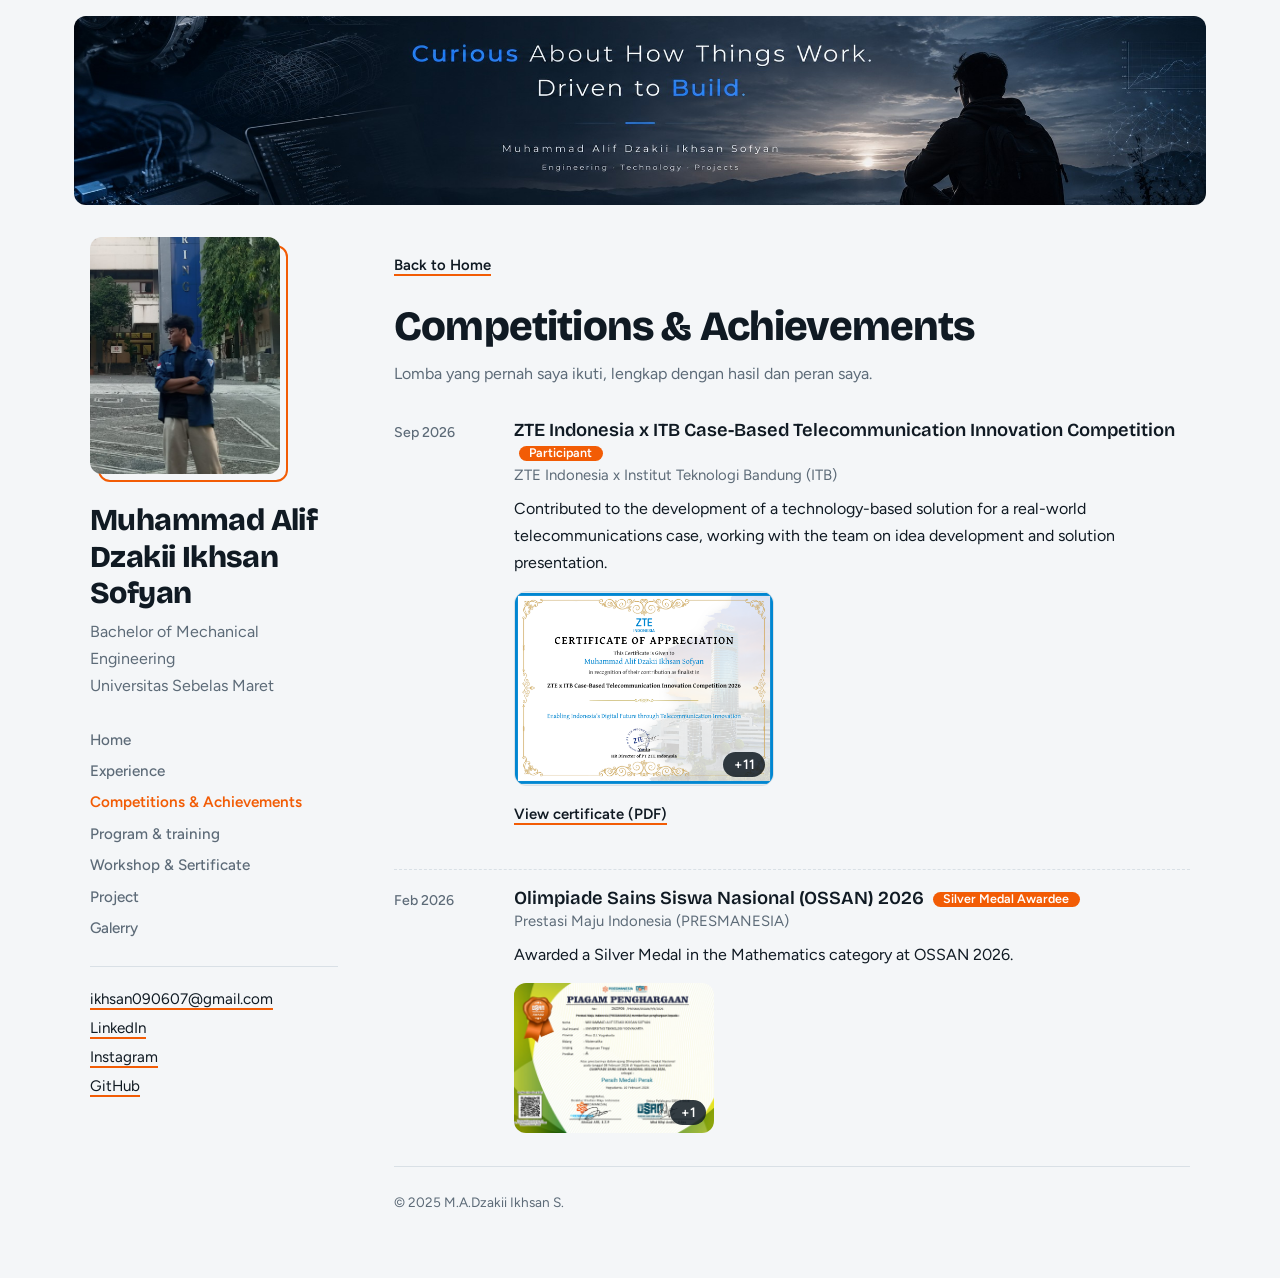
<file: competition.html>
<!DOCTYPE html>
<html lang="id">
<head>
  <meta charset="UTF-8">
  <meta name="viewport" content="width=device-width, initial-scale=1">
  <title>Contests and Achievements</title>
  <link rel="preconnect" href="https://fonts.googleapis.com">
  <link href="https://fonts.googleapis.com/css2?family=Bricolage+Grotesque:wght@600;800&family=Figtree:wght@400;500;600&display=swap" rel="stylesheet">
  <link rel="stylesheet" href="style.css">
</head>
<body data-judul="Lomba dan prestasi">
<div class="shell">

  <aside class="side" id="side"></aside>

  <main class="content">
    <a class="back" href="home.html">Back to Home</a>
    <h1 class="page-title">Competitions & Achievements</h1>
    <p class="page-intro">Lomba yang pernah saya ikuti, lengkap dengan hasil dan peran saya.</p>

    <article class="entry">
      <p class="when">Sep 2026</p>
      <div>
        <h3>ZTE Indonesia x ITB Case-Based Telecommunication Innovation Competition <span class="badge">Participant</span></h3>
        <p class="org">ZTE Indonesia x Institut Teknologi Bandung (ITB)</p>
        <p>Contributed to the development of a technology-based solution for a real-world telecommunications case, working with the team on idea development and solution presentation.</p>
        <div class="photos">
          <!-- Satu baris <img> = satu slide. Isi alt dengan keterangan slide, itu yang jadi caption -->
          <div class="album contain" data-judul="Pitch deck ZTE x ITB">
            <img src="Muhammad Alif Dzakii Ikhsan Sofyan.png" alt="Slide 1: Certificate">
            <img src="ZTE 1.jpeg" alt="Slide 2: Title and Team">
            <img src="ZTE 2.jpeg" alt="Slide 3: Problem Statement">
            <img src="ZTE 3.jpeg" alt="Slide 4: Solution n Architecture">
            <img src="ZTE 4.jpeg" alt="Slide 5: Value Proposition n Challenges">
            <img src="ZTE 5.jpeg" alt="Slide 6: Business Model">
            <img src="ZTE 6.jpeg" alt="Slide 7: Implementation Plan">
            <img src="ZTE 7.jpeg" alt="Slide 8: Impact n Scalability">
            <img src="ZTE 8.jpeg" alt="Slide 10: Conclusion">
            <img src="ZTE 9.jpeg" alt="Slide 11: Appendix">
            <img src="ZTE 10.jpeg" alt="Slide 12: Appendix">
            <img src="ZTE 11.jpeg" alt="Slide 13: Thank You">
          </div>
        </div>
        <p><a class="back" href="ZTEITB.pdf" target="_blank" rel="noopener">View certificate (PDF)</a></p
      </div>
    </article>

     <article class="entry">
      <p class="when">Feb 2026</p>
      <div>
        <h3>Olimpiade Sains Siswa Nasional (OSSAN) 2026 <span class="badge">Silver Medal Awardee</span></h3>
        <p class="org">Prestasi Maju Indonesia (PRESMANESIA)</p>
        <p>Awarded a Silver Medal in the Mathematics category at OSSAN 2026.</p>
        <div class="photos">
          <!-- Satu baris <img> = satu slide. Isi alt dengan keterangan slide, itu yang jadi caption -->
          <div class="album" data-judul="Dokumentasi lomba">
            <img src="Piagam.jpg" alt="Charter">
            <img src="Sertifikat OSSAN.jpg" alt="Active Participant">
          </div>
        </div>
      </div>
    </article>

    <footer class="footer"><p>&copy; 2025 M.A.Dzakii Ikhsan S.</p></footer>
  </main>

</div>
<script src="script.js"></script>
</body>
</html>
</file>
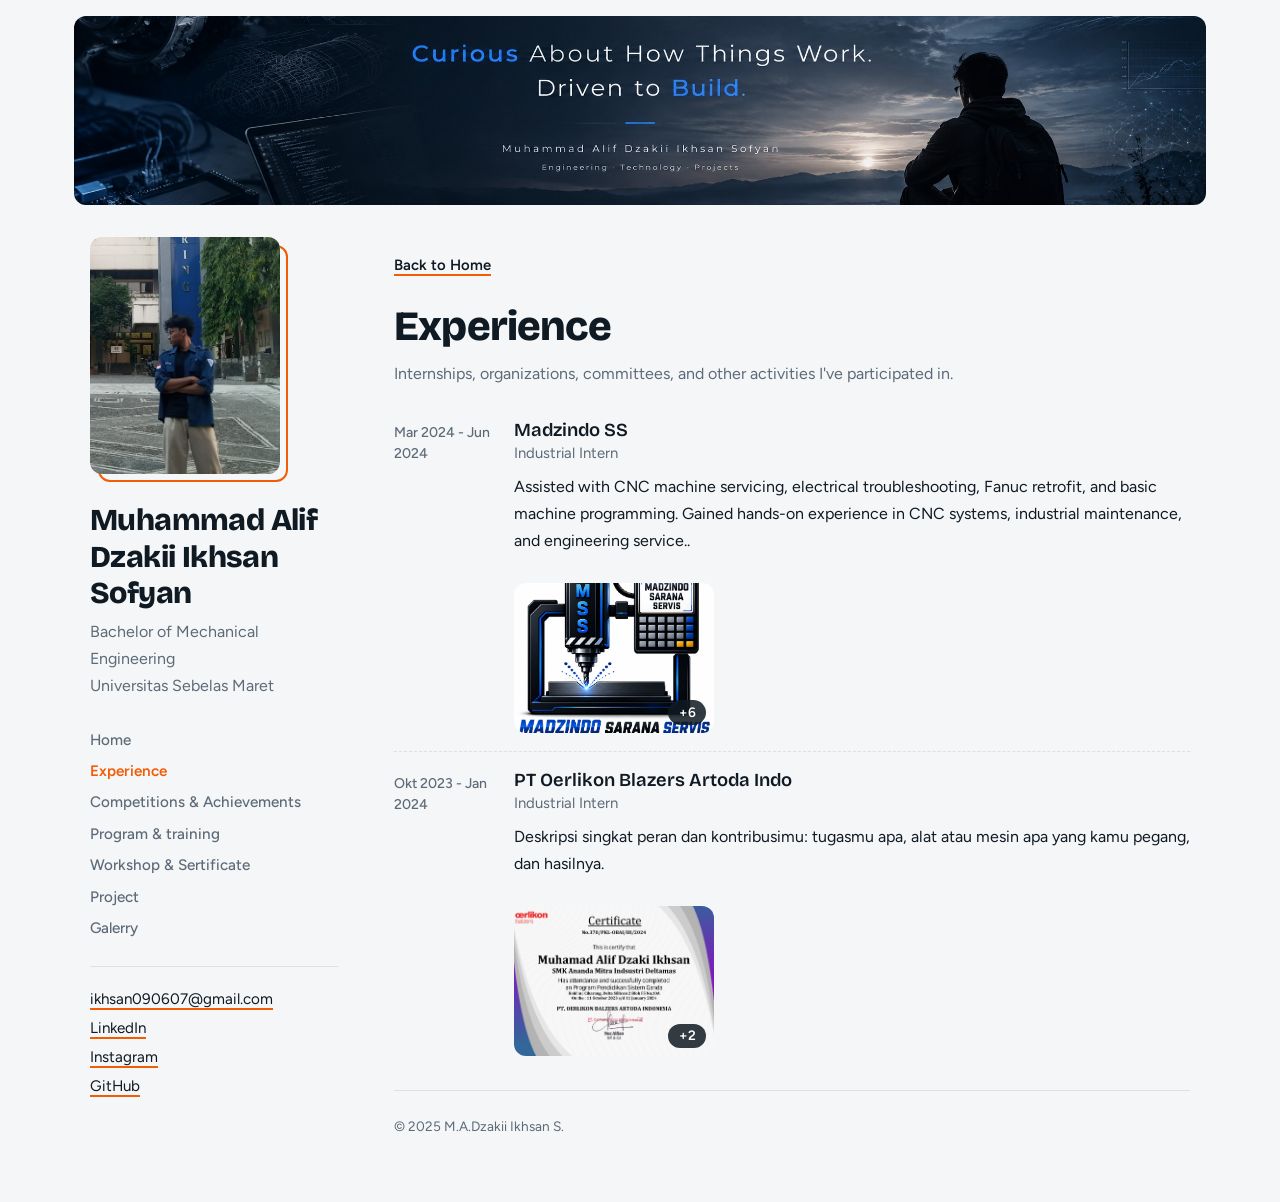
<file: experience.html>
<!DOCTYPE html>
<html lang="id">
<head>
  <meta charset="UTF-8">
  <meta name="viewport" content="width=device-width, initial-scale=1">
  <title>Experience</title>
  <link rel="preconnect" href="https://fonts.googleapis.com">
  <link href="https://fonts.googleapis.com/css2?family=Bricolage+Grotesque:wght@600;800&family=Figtree:wght@400;500;600&display=swap" rel="stylesheet">
  <link rel="stylesheet" href="style.css">
</head>
<body data-judul="Experience">
<div class="shell">

  <aside class="side" id="side"></aside>

  <main class="content">
    <a class="back" href="home.html">Back to Home</a>
    <h1 class="page-title">Experience</h1>
    <p class="page-intro">Internships, organizations, committees, and other activities I've participated in.</p>

    <!-- Salin seluruh blok <article class="entry"> sampai </article> untuk menambah pengalaman -->

    <article class="entry">
      <p class="when">Mar 2024 - Jun 2024</p>
      <div>
        <h3>Madzindo SS</h3>
        <p class="org">Industrial Intern</p>
        <p>Assisted with CNC machine servicing, electrical troubleshooting, Fanuc retrofit, and basic machine programming. Gained hands-on experience in CNC systems, industrial maintenance, and engineering service..</p>
        <!-- Album: satu <img> = satu foto. "contain" supaya sertifikat tidak terpotong -->
        <div class="photos">
          <div class="photos">
            <div class="album" data-judul="Dokumentasi PKL">
                 <img src="Madzindoss.jpeg" alt="Madzindo ss">
                 <img src="MDZ1.jpg" alt="Activity">
                 <img src="MDZ2.jpg" alt="Activity">
                 <img src="MDZ3.jpg" alt="Activity">
                 <img src="MDZ4.jpg" alt="Activity">
                 <img src="MDZ5.jpg" alt="Activity">
                 <img src="MDZ6.jpg" alt="Activity">
            </div>  
        </div>
      </div>
    </article>

    <article class="entry">
      <p class="when">Okt 2023 - Jan 2024</p>
      <div>
        <h3>PT Oerlikon Blazers Artoda Indo</h3>
        <p class="org">Industrial Intern</p>
        <p>Deskripsi singkat peran dan kontribusimu: tugasmu apa, alat atau mesin apa yang kamu pegang, dan hasilnya.</p>
        <!-- Album: satu <img> = satu foto. "contain" supaya sertifikat tidak terpotong -->
        <div class="photos">
          <div class="photos">
            <div class="album" data-judul="Dokumentasi PKL">
                 <img src="PKL1.jpg" alt="Certificate">
                 <img src="PKL2.jpg" alt="Certificate">
                 <img src="OBAI.jpg" alt="">
            </div>  
        </div>
      </div>
    </article>

    <footer class="footer"><p>&copy; 2025 M.A.Dzakii Ikhsan S.</p></footer>
  </main>

</div>
<script src="script.js"></script>
</body>
</html>
</file>
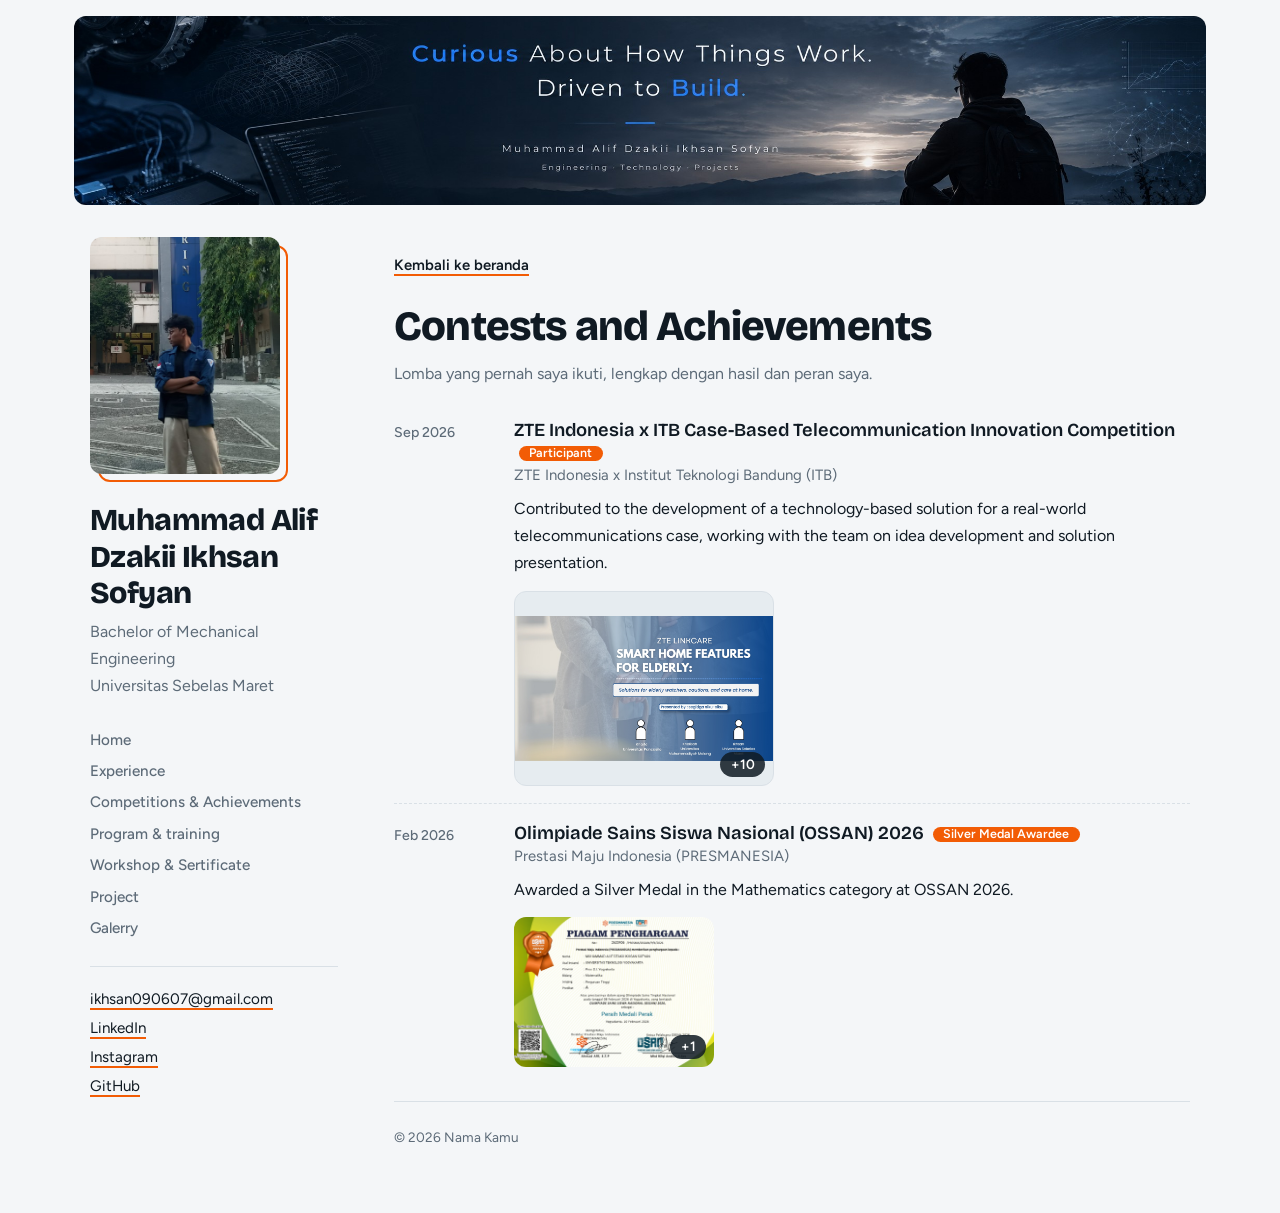
<file: lomba.html>
<!DOCTYPE html>
<html lang="id">
<head>
  <meta charset="UTF-8">
  <meta name="viewport" content="width=device-width, initial-scale=1">
  <title>Contests and Achievements</title>
  <link rel="preconnect" href="https://fonts.googleapis.com">
  <link href="https://fonts.googleapis.com/css2?family=Bricolage+Grotesque:wght@600;800&family=Figtree:wght@400;500;600&display=swap" rel="stylesheet">
  <link rel="stylesheet" href="style.css">
</head>
<body data-judul="Lomba dan prestasi">
<div class="shell">

  <aside class="side" id="side"></aside>

  <main class="content">
    <a class="back" href="index.html">Kembali ke beranda</a>
    <h1 class="page-title">Contests and Achievements</h1>
    <p class="page-intro">Lomba yang pernah saya ikuti, lengkap dengan hasil dan peran saya.</p>

    <article class="entry">
      <p class="when">Sep 2026</p>
      <div>
        <h3>ZTE Indonesia x ITB Case-Based Telecommunication Innovation Competition <span class="badge">Participant</span></h3>
        <p class="org">ZTE Indonesia x Institut Teknologi Bandung (ITB)</p>
        <p>Contributed to the development of a technology-based solution for a real-world telecommunications case, working with the team on idea development and solution presentation.</p>
        <div class="photos">
          <!-- Satu baris <img> = satu slide. Isi alt dengan keterangan slide, itu yang jadi caption -->
          <div class="album contain" data-judul="Pitch deck ZTE x ITB">
            <img src="ZTE 1.jpeg" alt="Slide 1: Title and Team">
            <img src="ZTE 2.jpeg" alt="Slide 2: Problem Statement">
            <img src="ZTE 3.jpeg" alt="Slide 3: Solution n Architecture">
            <img src="ZTE 4.jpeg" alt="Slide 4: Value Proposition n Challenges">
            <img src="ZTE 5.jpeg" alt="Slide 5: Business Model">
            <img src="ZTE 6.jpeg" alt="Slide 6: Implementation Plan">
            <img src="ZTE 7.jpeg" alt="Slide 7: Impact n Scalability">
            <img src="ZTE 8.jpeg" alt="Slide 8: Conclusion">
            <img src="ZTE 9.jpeg" alt="Slide 9: Appendix">
            <img src="ZTE 10.jpeg" alt="Slide 10: Appendix">
            <img src="ZTE 11.jpeg" alt="Slide 11: Thank You">
          </div>
        </div>
      </div>
    </article>

     <article class="entry">
      <p class="when">Feb 2026</p>
      <div>
        <h3>Olimpiade Sains Siswa Nasional (OSSAN) 2026 <span class="badge">Silver Medal Awardee</span></h3>
        <p class="org">Prestasi Maju Indonesia (PRESMANESIA)</p>
        <p>Awarded a Silver Medal in the Mathematics category at OSSAN 2026.</p>
        <div class="photos">
          <!-- Satu baris <img> = satu slide. Isi alt dengan keterangan slide, itu yang jadi caption -->
          <div class="album" data-judul="Dokumentasi lomba">
            <img src="Piagam.jpg" alt="Charter">
            <img src="Sertifikat OSSAN.jpg" alt="Active Participant">
          </div>
        </div>
      </div>
    </article>

    <footer class="footer"><p>&copy; 2026 Nama Kamu</p></footer>
  </main>

</div>
<script src="script.js"></script>
</body>
</html>
</file>
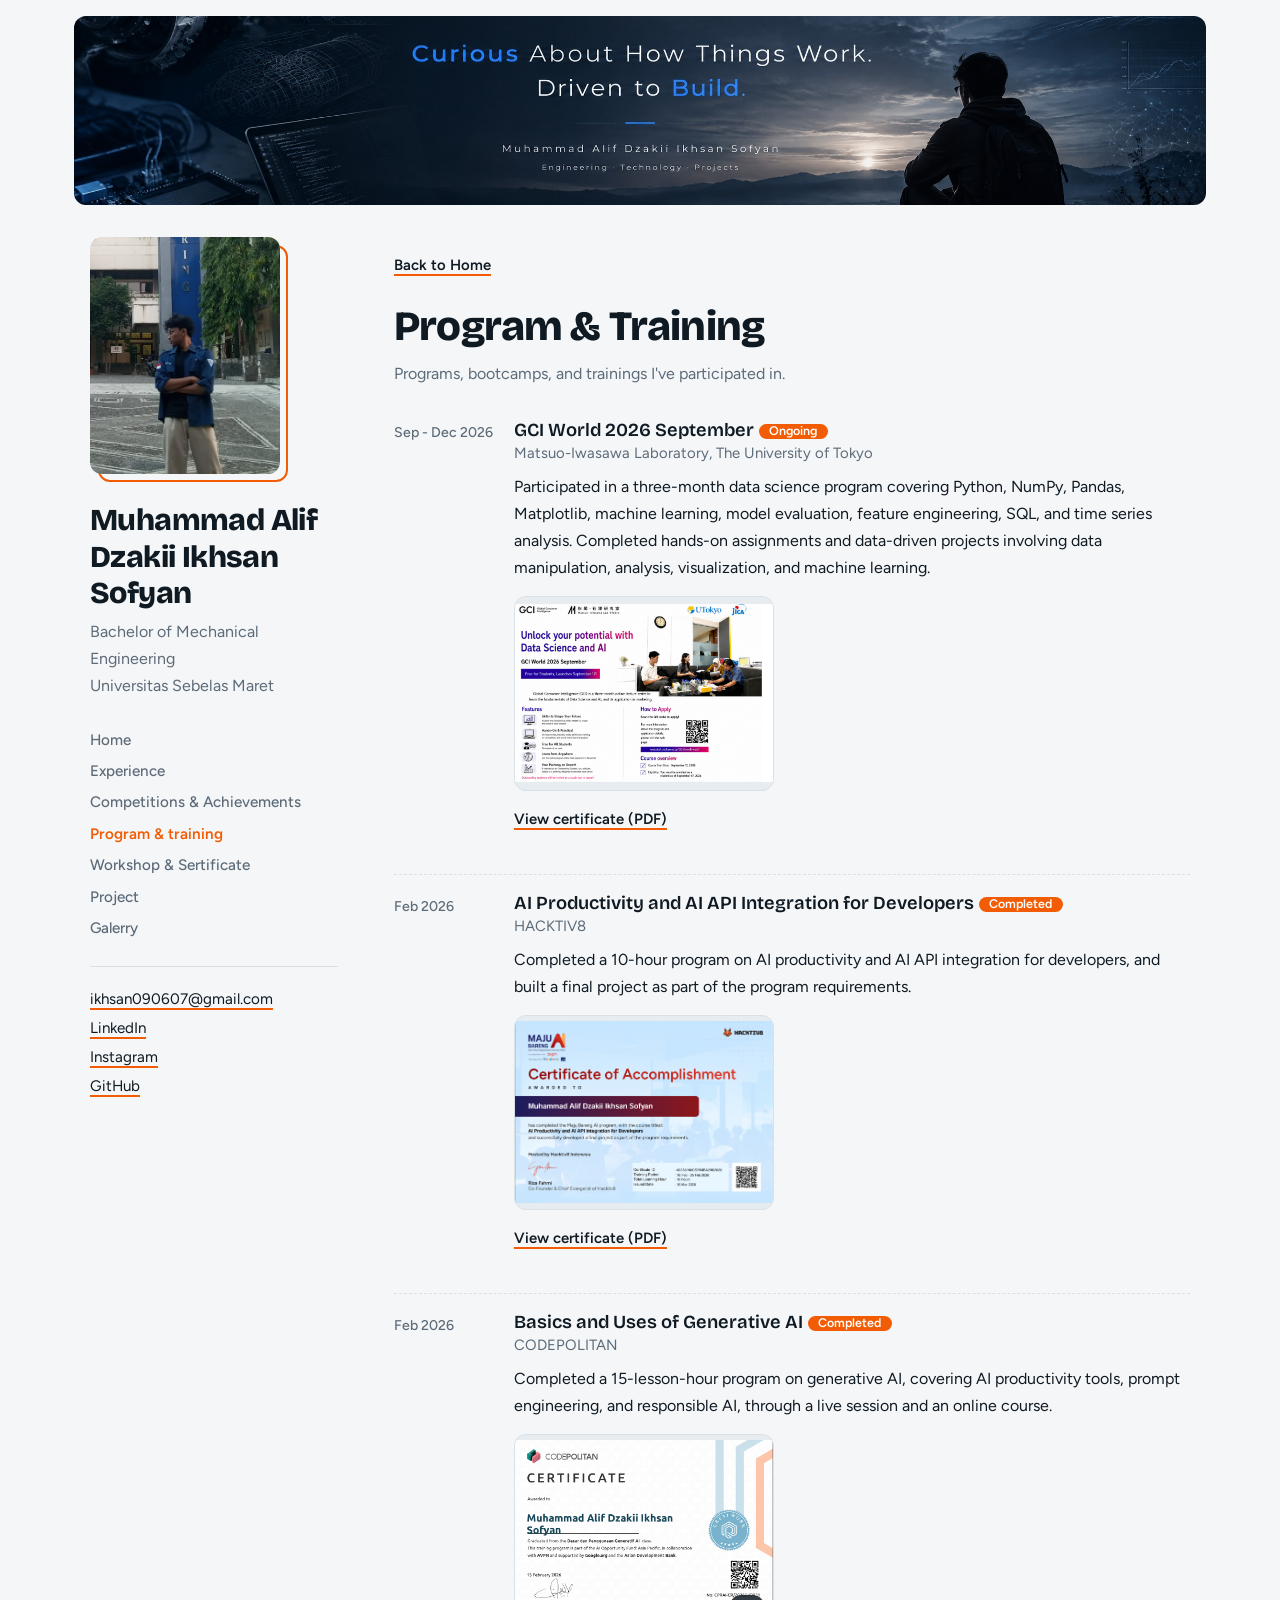
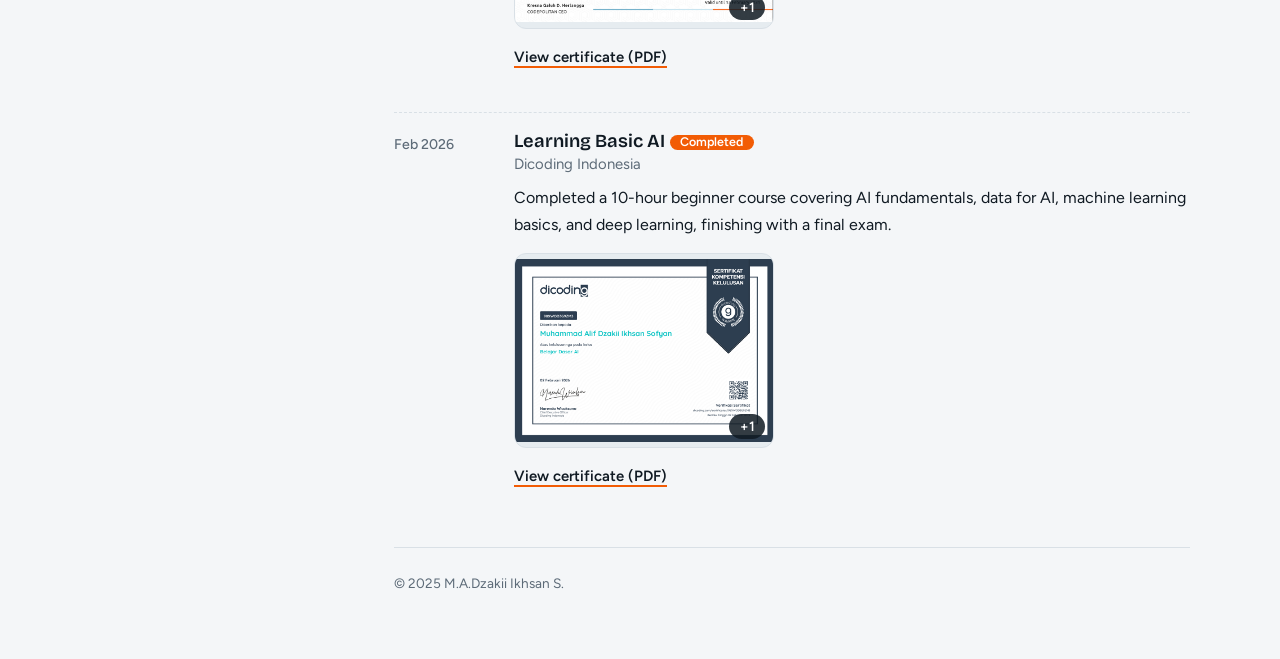
<file: program.html>
<!DOCTYPE html>
<html lang="id">
<head>
  <meta charset="UTF-8">
  <meta name="viewport" content="width=device-width, initial-scale=1">
  <title>Program & Training</title>
  <link rel="preconnect" href="https://fonts.googleapis.com">
  <link href="https://fonts.googleapis.com/css2?family=Bricolage+Grotesque:wght@600;800&family=Figtree:wght@400;500;600&display=swap" rel="stylesheet">
  <link rel="stylesheet" href="style.css">
</head>
<body data-judul="Program dan training">
<div class="shell">

  <aside class="side" id="side"></aside>

  <main class="content">
    <a class="back" href="home.html">Back to Home</a>
    <h1 class="page-title">Program & Training</h1>
    <p class="page-intro">Programs, bootcamps, and trainings I've participated in.</p>

    <!-- Salin seluruh blok <article class="entry"> sampai </article> untuk menambah program.
         Ubah id (program-1, program-2, ...) supaya tiap program punya id sendiri -->
     <article class="entry" id="program-3">
  <p class="when">Sep - Dec 2026</p>
  <div>
    <h3>GCI World 2026 September<span class="badge">Ongoing</span></h3>
    <p class="org">Matsuo-Iwasawa Laboratory, The University of Tokyo</p>
    <p>Participated in a three-month data science program covering Python, NumPy, Pandas, Matplotlib, machine learning, model evaluation, feature engineering, SQL, and time series analysis. Completed hands-on assignments and data-driven projects involving data manipulation, analysis, visualization, and machine learning.</p>
    <div class="photos">
      <div class="album contain" data-judul="GCI World 2026 September, Matsuo-Iwasawa Laboratory, The University of Tokyo">
        <img src="GCI.png" alt="GCI World 2026 September">
      </div>
    </div>
    <p><a class="back" href="GCI.pdf" target="_blank" rel="noopener">View certificate (PDF)</a></p>
  </div>
</article>
     <article class="entry" id="program-3">
  <p class="when">Feb 2026</p>
  <div>
    <h3>AI Productivity and AI API Integration for Developers<span class="badge">Completed</span></h3>
    <p class="org">HACKTIV8</p>
    <p>Completed a 10-hour program on AI productivity and AI API integration for developers, and built a final project as part of the program requirements.</p>
    <div class="photos">
      <div class="album contain" data-judul="HACKTIV8 certificate">
        <img src="Hacktiv8.png" alt="AI Productivity and AI API Integration for DevelopersCertificate">
      </div>
    </div>
    <p><a class="back" href="Hacktiv8.pdf" target="_blank" rel="noopener">View certificate (PDF)</a></p>
  </div>
</article>
    <article class="entry" id="program-2">
  <p class="when">Feb 2026</p>
  <div>
    <h3>Basics and Uses of Generative AI<span class="badge">Completed</span></h3>
    <p class="org">CODEPOLITAN</p>
    <p>Completed a 15-lesson-hour program on generative AI, covering AI productivity tools, prompt engineering, and responsible AI, through a live session and an online course.</p>
    <div class="photos">
      <div class="album contain" data-judul="Dicoding certificate">
        <img src="Codepolitan1.png" alt="Basics and Uses of Generative AI">
        <img src="Codepolitan2.png" alt="Basics and Uses of Generative AI">
      </div>
    </div>
    <p><a class="back" href="Codepolitan.pdf" target="_blank" rel="noopener">View certificate (PDF)</a></p>
  </div>
</article>
     <article class="entry" id="program-1">
  <p class="when">Feb 2026</p>
  <div>
    <h3>Learning Basic AI<span class="badge">Completed</span></h3>
    <p class="org">Dicoding Indonesia</p>
    <p>Completed a 10-hour beginner course covering AI fundamentals, data for AI, machine learning basics, and deep learning, finishing with a final exam.</p>
    <div class="photos">
      <div class="album contain" data-judul="Dicoding certificate">
        <img src="Dicoding1.png" alt="Basic AI Learning Certificate">
        <img src="Dicoding2.png" alt="Basic AI Learning Certificate">
      </div>
    </div>
    <p><a class="back" href="Dicoding.pdf" target="_blank" rel="noopener">View certificate (PDF)</a></p>
  </div>
</article>

    <footer class="footer"><p>&copy; 2025 M.A.Dzakii Ikhsan S.</p></footer>
  </main>

</div>
<script src="script.js"></script>
</body>
</html>
</file>
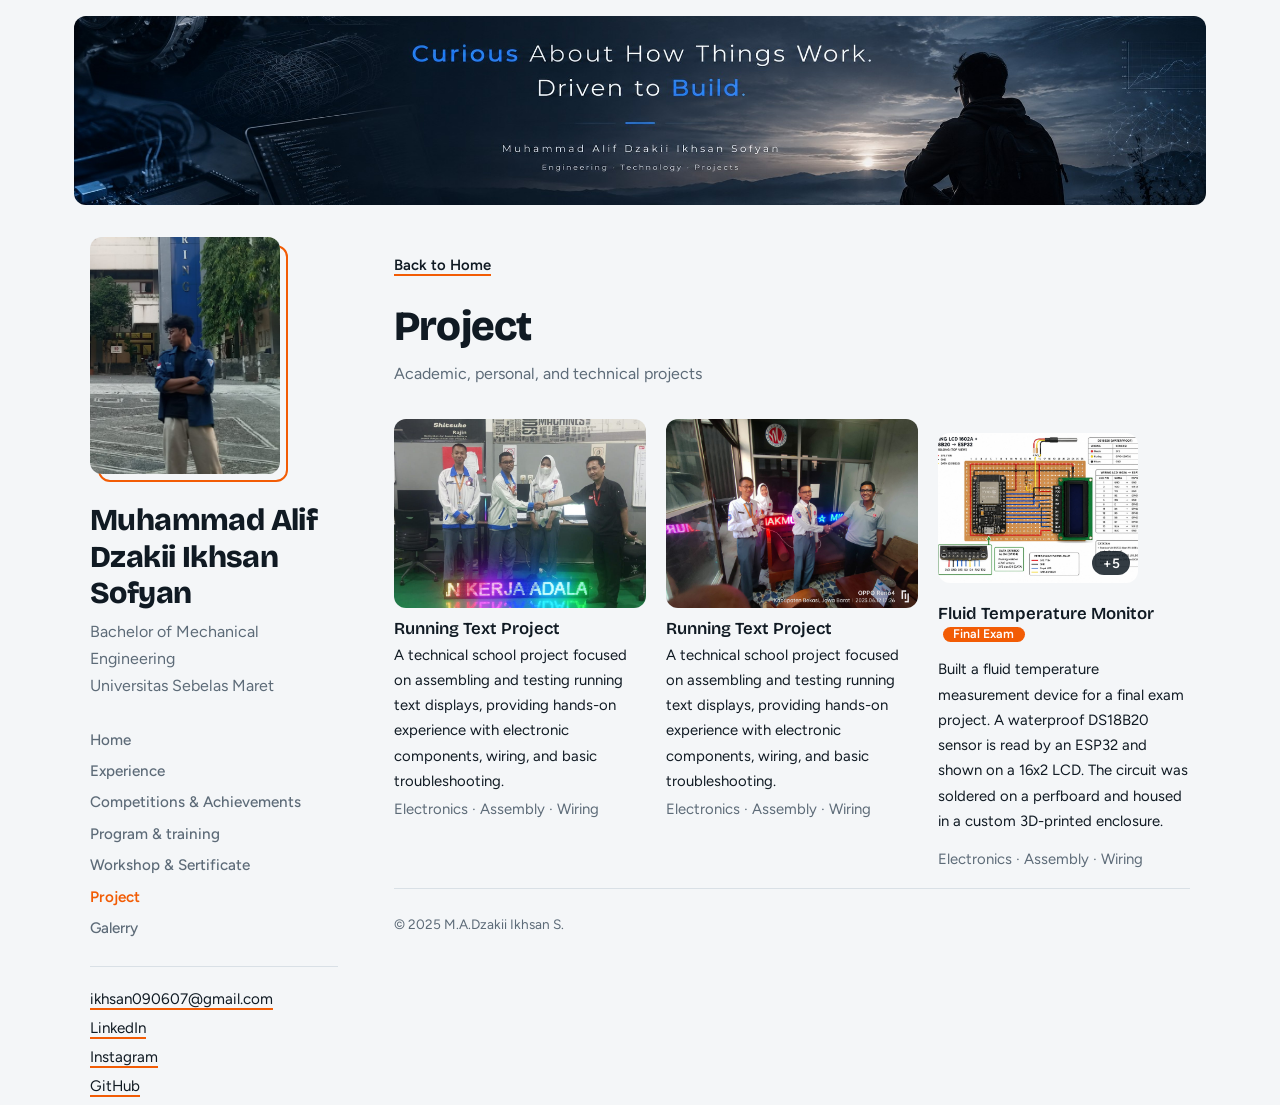
<file: project.html>
<!DOCTYPE html>
<html lang="id">
<head>
  <meta charset="UTF-8">
  <meta name="viewport" content="width=device-width, initial-scale=1">
  <title>Project</title>
  <link rel="preconnect" href="https://fonts.googleapis.com">
  <link href="https://fonts.googleapis.com/css2?family=Bricolage+Grotesque:wght@600;800&family=Figtree:wght@400;500;600&display=swap" rel="stylesheet">
  <link rel="stylesheet" href="style.css">
</head>
<body data-judul="Project">
<div class="shell">

  <aside class="side" id="side"></aside>

  <main class="content">
    <a class="back" href="home.html">Back to Home</a>
    <h1 class="page-title">Project</h1>
    <p class="page-intro">Academic, personal, and technical projects</p>

    <div class="projects">

      <!-- Salin seluruh blok <article class="project"> sampai </article> untuk menambah proyek -->
      <article class="project">
        <div class="frame">
          <img src="RT1.jpg" alt="Running Text Project" onerror="this.style.display='none'">
        </div>
        <h3>Running Text Project</h3>
        <p>A technical school project focused on assembling and testing running text displays, providing hands-on experience with electronic components, wiring, and basic troubleshooting.</p>
        <p class="tags">Electronics · Assembly · Wiring</p>
      </article>

      <article class="project">
        <div class="frame">
          <img src="RT2.jpg" alt="Foto Nama Proyek" onerror="this.style.display='none'">
        </div>
        <h3>Running Text Project</h3>
        <p>A technical school project focused on assembling and testing running text displays, providing hands-on experience with electronic components, wiring, and basic troubleshooting.</p>
        <p class="tags">Electronics · Assembly · Wiring</p>
      </article>

      <article class="project">
        <div class="photos">
          <div class="album" data-judul="Fluid Temperature Monitor">
          <img src="UAS1.jpeg" alt="Wiring Diagram" onerror="this.style.display='none'">
          <img src="UAS2.jpeg" alt="Printing the enclosure" onerror="this.style.display='none'">
          <img src="UAS3.jpeg" alt="Printing the enclosure" onerror="this.style.display='none'">
          <img src="UAS4.jpeg" alt="Soldered perfboard" onerror="this.style.display='none'">
          <img src="UAS5.jpeg" alt="Assembling the device" onerror="this.style.display='none'">
          <img src="UAS6.jpeg" alt="Result" onerror="this.style.display='none'">
        </div>
        <h3>Fluid Temperature Monitor<span class="badge">Final Exam</span></h3>
        <p>Built a fluid temperature measurement device for a final exam project. A waterproof DS18B20 sensor is read by an ESP32 and shown on a 16x2 LCD. The circuit was soldered on a perfboard and housed in a custom 3D-printed enclosure.</p>
        <p class="tags">Electronics · Assembly · Wiring</p>
      </article>

    </div>

    <footer class="footer"><p>&copy; 2025 M.A.Dzakii Ikhsan S.</p></footer>
  </main>

</div>
<script src="script.js"></script>
</body>
</html>
</file>
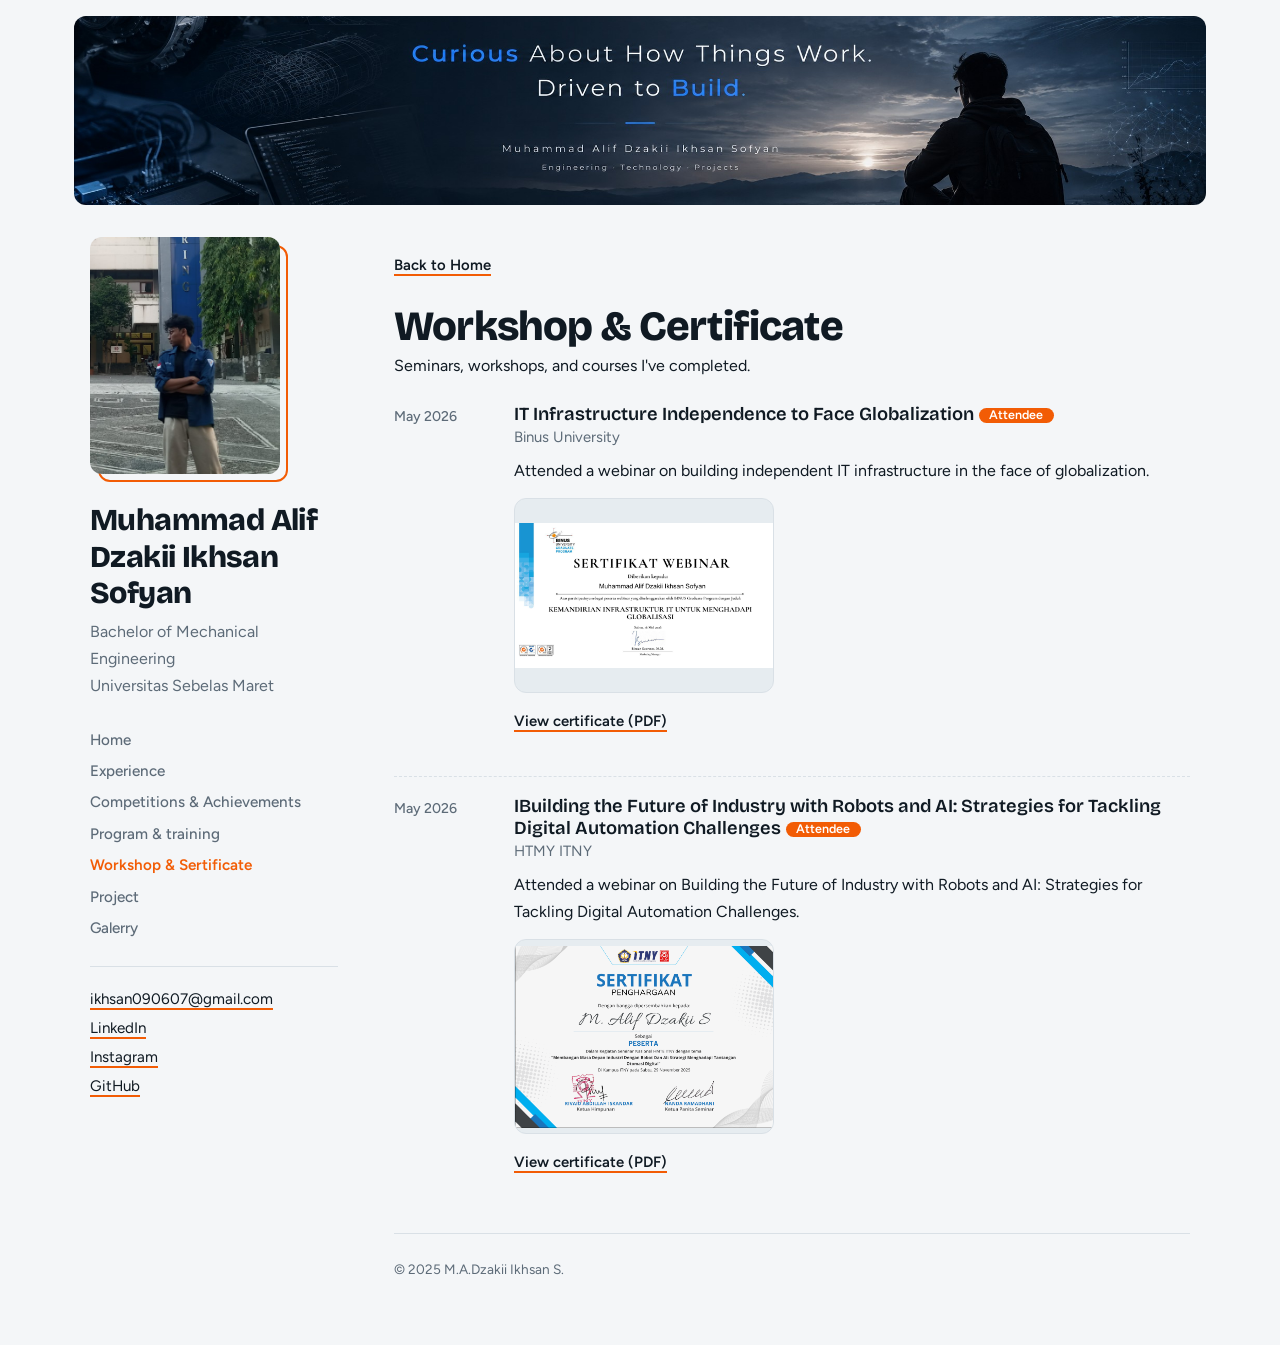
<file: workshop.html>
<!DOCTYPE html>
<html lang="id">
<head>
  <meta charset="UTF-8">
  <meta name="viewport" content="width=device-width, initial-scale=1">
  <title>Workshop & Certificate</title>
  <link rel="preconnect" href="https://fonts.googleapis.com">
  <link href="https://fonts.googleapis.com/css2?family=Bricolage+Grotesque:wght@600;800&family=Figtree:wght@400;500;600&display=swap" rel="stylesheet">
  <link rel="stylesheet" href="style.css">
</head>
<body data-judul="Seminar dan sertifikat">
<div class="shell">

  <aside class="side" id="side"></aside>

  <main class="content">
    <a class="back" href="home.html">Back to Home</a>
    <h1 class="page-title">Workshop & Certificate</h1>
    <p class="page-sub">Seminars, workshops, and courses I've completed.</p>

    <section class="plain">

      <!-- Satu item. Salin blok <article> ini untuk menambah item baru -->
      <article class="entry">
        <p class="when">May 2026</p>
        <div>
          <h3>IT Infrastructure Independence to Face Globalization<span class="badge">Attendee</span></h3>
          <p class="org">Binus University</p>
          <p>Attended a webinar on building independent IT infrastructure in the face of globalization.</p>
          <div class="photos">
            <div class="album contain" data-judul="IT Infrastructure Independence to Face Globalization">
              <img src="Binus.png" alt=">Workshop & Certificate">
            </div>
          </div>
            <p><a class="back" href="E-Sertifikat Kemandirian Infrastruktur IT untuk Menghadapi Globalisasi.pdf" target="_blank" rel="noopener">View certificate (PDF)</a></p>
          </div>
      </article>

      <article class="entry">
        <p class="when">May 2026</p>
        <div>
          <h3>IBuilding the Future of Industry with Robots and AI: Strategies for Tackling Digital Automation Challenges<span class="badge">Attendee</span></h3>
          <p class="org">HTMY ITNY</p>
          <p>Attended a webinar on Building the Future of Industry with Robots and AI: Strategies for Tackling Digital Automation Challenges.</p>
          <div class="photos">
            <div class="album contain" data-judul=" Building the Future of Industry with Robots and AI: Strategies for Tackling Digital Automation Challenges">
              <img src="ITNY.png" alt=">Workshop & Certificate">
            </div>
          </div>
            <p><a class="back" href="Sertifikat Peserta Seminar Nasional HMTE ITNY 2025.pdf" target="_blank" rel="noopener">View certificate (PDF)</a></p>
          </div>
      </article>

    </section>

    <footer class="footer"><p>&copy; 2025 M.A.Dzakii Ikhsan S.</p></footer>
  </main>

</div>
<script src="script.js"></script>
</body>
</html>
</file>
<file: style.css>
/* ===== WARNA & FONT (ubah di sini untuk ganti tema) ===== */
:root {
  --bg: #f4f6f8;
  --ink: #101a23;
  --muted: #5d6b78;
  --line: #d9e0e6;
  --soft: #e6ecf0;
  --accent: #f25c05;
  --radius: 12px;
  --display: "Bricolage Grotesque", system-ui, sans-serif;
  --body: "Figtree", system-ui, -apple-system, "Segoe UI", Roboto, sans-serif;
}

@media (prefers-color-scheme: dark) {
  :root {
    --bg: #0f161d;
    --ink: #e9eef2;
    --muted: #96a4b1;
    --line: #26323d;
    --soft: #19232c;
    --accent: #ff7a2e;
  }
}

/* ===== DASAR ===== */
* { box-sizing: border-box; margin: 0; padding: 0; }
html { scroll-behavior: smooth; }
body {
  background: var(--bg);
  color: var(--ink);
  font-family: var(--body);
  font-size: 16px;
  line-height: 1.7;
}
body.no-scroll { overflow: hidden; }
a { color: var(--ink); text-decoration-color: var(--accent); text-underline-offset: 4px; text-decoration-thickness: 2px; }
a:hover { color: var(--accent); }
a:focus-visible { outline: 3px solid var(--accent); outline-offset: 3px; border-radius: 3px; }
h1, h2, h3 { font-family: var(--display); line-height: 1.2; }

.shell { max-width: 1180px; margin: 0 auto; }

/* ===== BANNER (seperti banner channel YouTube) ===== */
.banner { max-width: 1180px; margin: 0 auto; padding: 1rem 1.5rem 0; }
.banner .frame { aspect-ratio: 3 / 1; }
@media (min-width: 640px) {
  .banner .frame { aspect-ratio: 6 / 1; }
}

/* ===== PANEL KIRI ===== */
.side { padding: 2rem 1.5rem 1rem; }

.portrait { position: relative; max-width: 190px; aspect-ratio: 4 / 5; margin: 0 0 1.75rem; }
.portrait::before {
  content: "";
  position: absolute;
  inset: 0;
  transform: translate(8px, 8px);
  border: 2px solid var(--accent);
  border-radius: var(--radius);
}
.portrait .frame { position: absolute; inset: 0; }

.name { font-family: var(--display); font-weight: 800; font-size: 1.9rem; line-height: 1.2; letter-spacing: -0.02em; }
.name a { color: inherit; text-decoration: none; }
.role { color: var(--muted); margin-top: 0.4rem; }

.menu { display: flex; flex-wrap: wrap; gap: 0.25rem 1.1rem; margin-top: 1.75rem; }
.menu a { color: var(--muted); text-decoration: none; font-weight: 500; font-size: 0.95rem; }
.menu a:hover { color: var(--accent); }
.menu a[aria-current="page"] { color: var(--accent); font-weight: 600; }

.links { list-style: none; margin-top: 1.5rem; padding-top: 1.25rem; border-top: 1px solid var(--line); display: grid; gap: 0.2rem; font-size: 0.95rem; }

/* ===== FRAME FOTO (dipakai semua foto) =====
   Foto otomatis dipotong (crop) mengikuti rasio bingkainya */
.frame {
  position: relative;
  overflow: hidden;
  border-radius: var(--radius);
  background-color: var(--soft);
  /* pola kotak-kotak tampil kalau fotonya belum ada */
  background-image:
    linear-gradient(var(--line) 1px, transparent 1px),
    linear-gradient(90deg, var(--line) 1px, transparent 1px);
  background-size: 22px 22px;
}
.frame img { display: block; width: 100%; height: 100%; object-fit: cover; }
a.frame { display: block; }

/* Varian untuk sertifikat dan slide: ditampilkan utuh, tidak dipotong */
.frame.contain { background-image: none; border: 1px solid var(--line); }
.frame.contain img { object-fit: contain; }

/* ===== ISI KANAN ===== */
.content { padding: 1rem 1.5rem 3rem; }
.content section { padding: 2.5rem 0; border-top: 1px solid var(--line); }
.content section.hero { border-top: 0; padding-top: 1.5rem; }
.content section.plain { border-top: 0; padding: 1.5rem 0 0; }
.content h2 { font-size: 1.6rem; font-weight: 800; letter-spacing: -0.01em; margin-bottom: 1.5rem; }

.sec-head { display: flex; flex-wrap: wrap; justify-content: space-between; align-items: baseline; gap: 0.25rem 1rem; margin-bottom: 1.5rem; }
.sec-head h2 { margin-bottom: 0; }
.sec-head a { font-size: 0.93rem; font-weight: 600; }

.statement { font-family: var(--display); font-weight: 600; font-size: clamp(1.5rem, 3.4vw, 2.3rem); line-height: 1.3; letter-spacing: -0.01em; max-width: 30em; }
.intro { color: var(--muted); max-width: 42em; margin-top: 1.25rem; }

.skills { list-style: none; display: flex; flex-wrap: wrap; gap: 0.5rem; margin-top: 1.5rem; }
.skills li { border: 1px solid var(--line); border-radius: 999px; padding: 0.15rem 0.9rem; font-size: 0.9rem; font-weight: 500; }

/* ===== HALAMAN DALAM ===== */
.back { display: inline-block; font-size: 0.93rem; font-weight: 600; margin: 1rem 0 1.5rem; }
.page-title { font-size: clamp(2rem, 4vw, 2.6rem); font-weight: 800; letter-spacing: -0.02em; }
.page-intro { color: var(--muted); margin: 0.5rem 0 2rem; max-width: 40em; }

/* ===== DAFTAR RINGKAS DI BERANDA ===== */
.brief { list-style: none; }
.brief li { display: grid; grid-template-columns: 6.5rem 1fr; gap: 1rem; padding: 0.65rem 0; border-top: 1px dashed var(--line); }
.brief li:first-child { border-top: 0; padding-top: 0; }
.brief li.has-photo { grid-template-columns: 6.5rem 1fr 88px; align-items: start; }
.thumb { width: 88px; aspect-ratio: 4 / 3; border-radius: 8px; }
@media (max-width: 639px) {
  .brief li.has-photo { grid-template-columns: 6.5rem 1fr; }
  .brief li.has-photo .thumb { grid-column: 2; }
}

/* ===== DAFTAR ENTRI LENGKAP ===== */
.entry { display: grid; grid-template-columns: 6.5rem 1fr; gap: 1rem; padding: 1.1rem 0; border-top: 1px dashed var(--line); }
.entry:first-of-type { border-top: 0; padding-top: 0; }
.when { color: var(--muted); font-size: 0.88rem; font-weight: 500; line-height: 1.5; padding-top: 0.2rem; }
.entry h3 { font-size: 1.15rem; font-weight: 600; }
.org { color: var(--muted); font-size: 0.93rem; margin-bottom: 0.4rem; }
.badge { display: inline-block; vertical-align: middle; background: var(--accent); color: #fff; font-family: var(--body); font-size: 0.78rem; font-weight: 600; padding: 0 0.65rem; border-radius: 999px; margin-left: 0.3rem; }

/* Foto di dalam entri: kecil, rasio 4:3. Bisa lebih dari satu, otomatis berjajar */
.photos { display: flex; flex-wrap: wrap; gap: 0.6rem; margin-top: 0.9rem; }
.entry-photo { width: 200px; max-width: 100%; aspect-ratio: 4 / 3; }
.entry-photo.contain { width: 260px; }

/* ===== ALBUM FOTO ===== */
.album-cover { display: block; padding: 0; border: 0; cursor: pointer; font: inherit; }
.album-cover:focus-visible, .viewer button:focus-visible { outline: 3px solid var(--accent); outline-offset: 3px; }
.more {
  position: absolute; right: 8px; bottom: 8px;
  background: rgba(16, 26, 35, 0.85); color: #fff;
  font-weight: 600; font-size: 0.85rem;
  padding: 0.05rem 0.65rem; border-radius: 999px;
}

.viewer { position: fixed; inset: 0; z-index: 50; display: flex; flex-direction: column; background: rgba(8, 13, 18, 0.95); color: #fff; }
.viewer[hidden], .viewer-grid[hidden], .viewer-single[hidden], .viewer-back[hidden] { display: none; }

.viewer-bar { display: flex; align-items: center; gap: 0.9rem; padding: 0.9rem 1.25rem; border-bottom: 1px solid rgba(255, 255, 255, 0.15); }
.viewer-title { font-family: var(--display); font-size: 1.1rem; margin-right: auto; }
.viewer-count { color: #b7c3ce; font-size: 0.9rem; }
.viewer-bar button, .viewer-single > button {
  font: inherit; color: #fff; background: transparent;
  border: 1px solid rgba(255, 255, 255, 0.35); border-radius: 999px;
  padding: 0.25rem 1rem; cursor: pointer;
}
.viewer-bar button:hover, .viewer-single > button:hover { border-color: var(--accent); color: var(--accent); }

/* Tampilan 1: semua foto */
.viewer-grid { flex: 1; overflow-y: auto; padding: 1.25rem; display: grid; grid-template-columns: repeat(auto-fill, minmax(170px, 1fr)); gap: 0.75rem; align-content: start; }
.viewer-thumb { aspect-ratio: 16 / 10; padding: 0; border: 0; cursor: pointer; background-image: none; background-color: #0c141b; }
.viewer-thumb img { object-fit: contain; }

/* Tampilan 2: satu foto besar */
.viewer-single { flex: 1; min-height: 0; display: grid; grid-template-columns: auto 1fr auto; align-items: center; gap: 0.75rem; padding: 1rem; }
.viewer-single > button { width: 2.6rem; height: 2.6rem; padding: 0; border-radius: 50%; font-size: 1.6rem; line-height: 1; }
.viewer-single figure { min-height: 0; display: flex; flex-direction: column; align-items: center; justify-content: center; gap: 0.75rem; }
.viewer-single img { max-width: 100%; max-height: calc(100vh - 11rem); object-fit: contain; border-radius: 8px; }
.viewer-single figcaption { color: #d3dce4; font-size: 0.95rem; text-align: center; max-width: 50em; }
.viewer.satu .viewer-single > button { display: none; }

/* ===== PROYEK ===== */
.projects { display: grid; grid-template-columns: repeat(auto-fill, minmax(190px, 1fr)); gap: 1.75rem 1.25rem; }
.project { display: block; color: inherit; text-decoration: none; }
.project .frame { aspect-ratio: 4 / 3; margin-bottom: 0.7rem; }
.project h3 { font-size: 1.05rem; font-weight: 600; }
.project p { font-size: 0.93rem; margin-top: 0.2rem; }
.project a { display: inline-block; margin-top: 0.4rem; font-weight: 600; font-size: 0.93rem; color: var(--ink); }
.project a:hover { color: var(--accent); }
a.project:hover h3 { color: var(--accent); }
.tags { color: var(--muted); }

/* ===== GALERI: kotak kecil, rasio 1:1 ===== */
.gallery { display: grid; grid-template-columns: repeat(auto-fill, minmax(140px, 1fr)); gap: 0.6rem; }
.gallery .frame { aspect-ratio: 1; }

/* ===== TESTIMONIAL ===== */
.quotes { display: grid; gap: 1.75rem; }
.quote { border-left: 3px solid var(--accent); padding-left: 1.1rem; max-width: 40em; }
.quote p { font-family: var(--display); font-size: 1.1rem; font-weight: 600; line-height: 1.5; }
.quote .by { display: block; margin-top: 0.5rem; color: var(--muted); font-size: 0.9rem; }
.tulis-ulasan {
  display: inline-block; margin-top: 1.75rem; padding: 0.45rem 1.2rem;
  border: 1.5px solid var(--accent); border-radius: 999px;
  color: var(--accent); font-weight: 600; font-size: 0.95rem; text-decoration: none;
}
.tulis-ulasan:hover { background: var(--accent); color: #fff; }
.tulis-ulasan[hidden] { display: none; }

/* ===== FOOTER ===== */
.footer { color: var(--muted); font-size: 0.85rem; padding-top: 1.5rem; margin-top: 1rem; border-top: 1px solid var(--line); }
.totop { display: inline-block; margin-top: 0.75rem; font-size: 0.9rem; font-weight: 600; }

/* ===== DESKTOP: panel kiri menempel ===== */
@media (min-width: 960px) {
  .shell { display: grid; grid-template-columns: 320px 1fr; }
  .side { position: sticky; top: 0; height: 100vh; overflow-y: auto; padding: 2rem 2rem 2rem 2.5rem; }
  .menu { flex-direction: column; gap: 0.35rem; }
  .content { padding: 2rem 2.5rem 4rem 1.5rem; }
}

@media (prefers-reduced-motion: reduce) {
  html { scroll-behavior: auto; }
}
/* ===== ALBUM KECIL DI BARIS RINGKAS BERANDA ===== */
.brief .entry-photo, .brief .entry-photo.contain { width: 88px; }
.brief .more { right: 4px; bottom: 4px; font-size: 0.72rem; padding: 0 0.45rem; }
@media (max-width: 639px) {
  .brief li.has-photo .album { grid-column: 2; }
}
.gpa {
    font-size: 1.05rem;
    font-weight: 600;
}

/* ===== LOGO KAMPUS ===== */
.edu-head { display: flex; align-items: center; gap: 0.85rem; margin-bottom: 0.5rem; }
.edu-head .org { margin-bottom: 0; }
.logo {
  width: 48px; height: 48px; flex: none;
  object-fit: contain; padding: 4px;
  background: #fff; border: 1px solid var(--line); border-radius: 10px;
}
</file>
